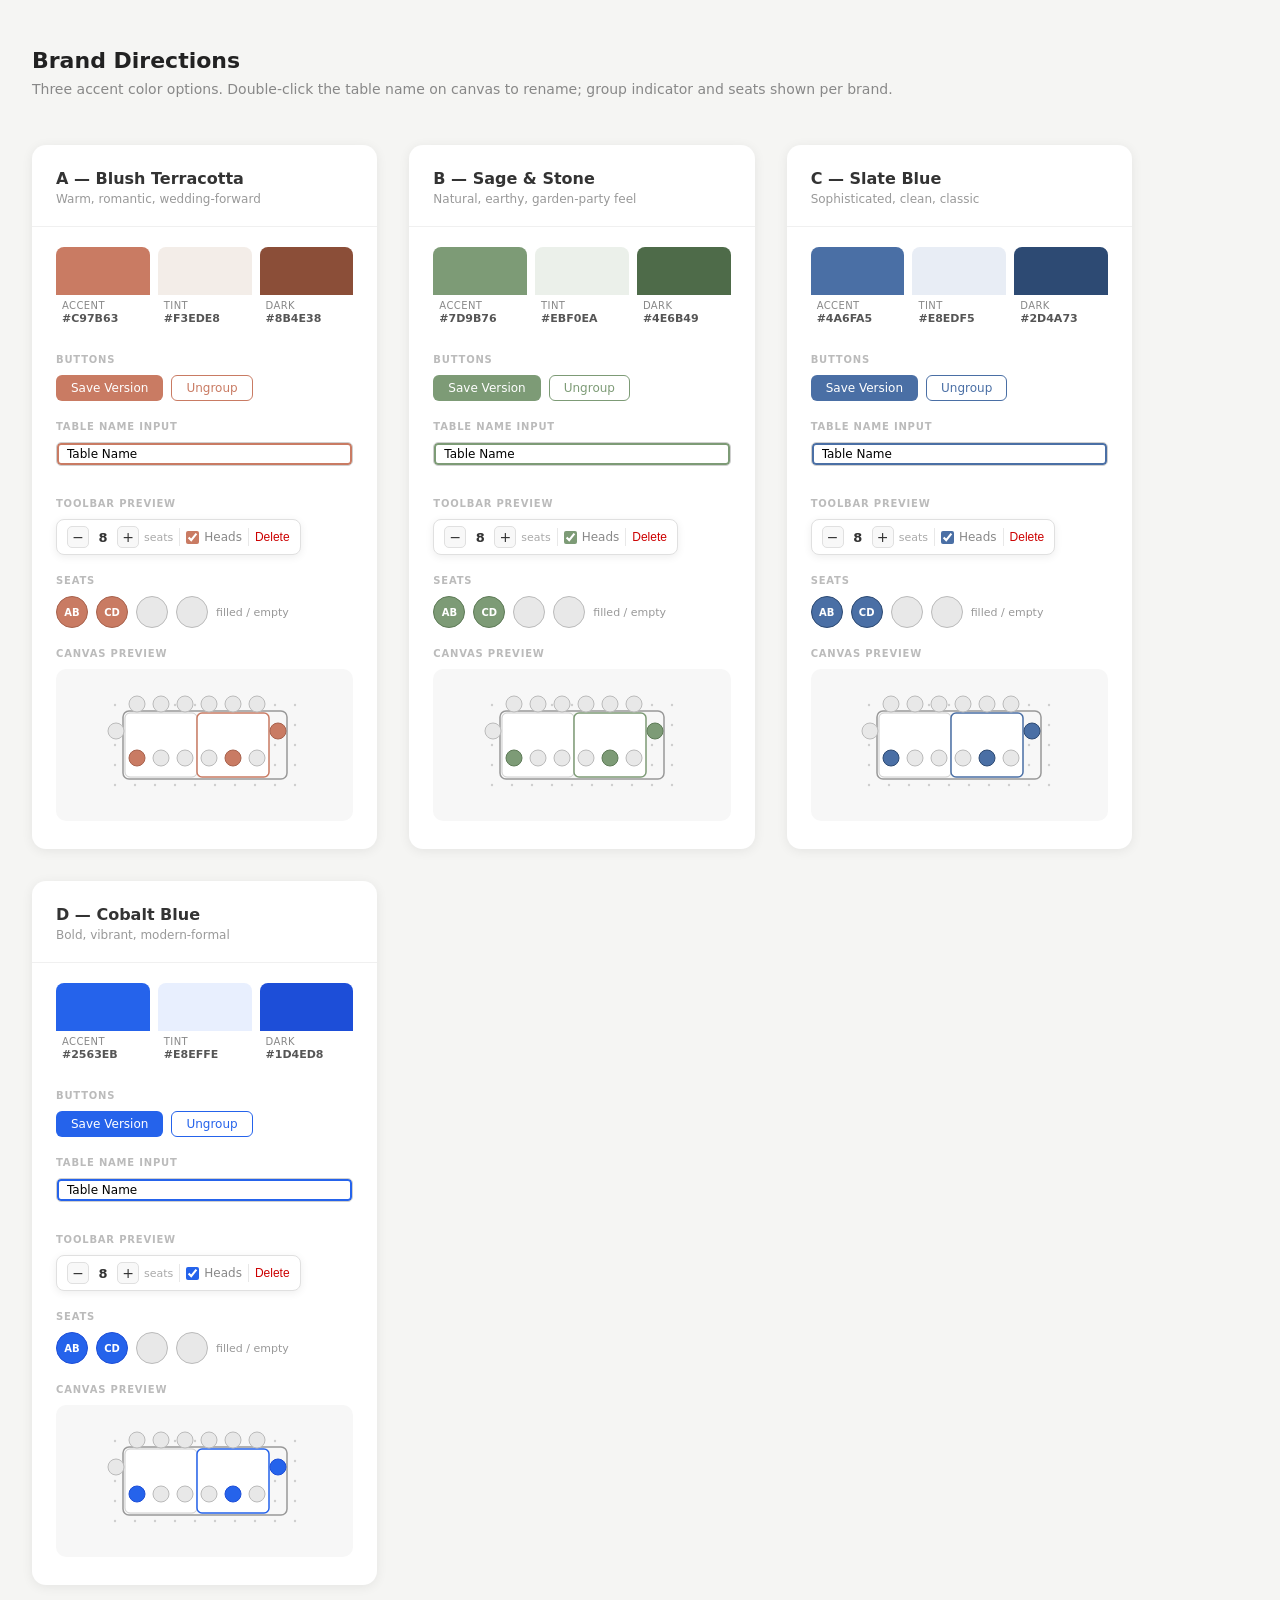
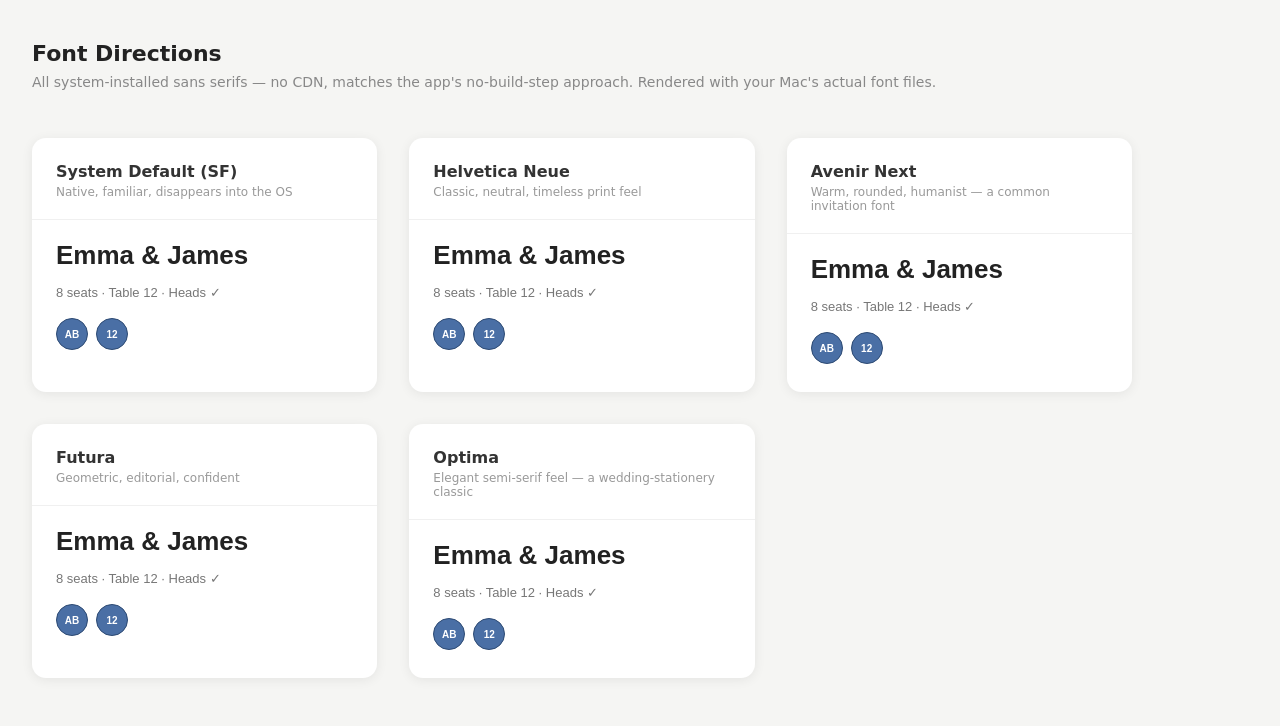
<file: brands.html>
<!DOCTYPE html>
<html lang="en">
<head>
<meta charset="UTF-8">
<meta name="viewport" content="width=device-width, initial-scale=1.0">
<title>Brand Options — Seating Chart</title>
<style>
  *, *::before, *::after { box-sizing: border-box; margin: 0; padding: 0; }
  :root { --font: 'Inter', system-ui, -apple-system, sans-serif; }
  body {
    font-family: var(--font);
    background: #f5f5f3;
    color: #333;
    padding: 48px 32px;
    min-height: 100vh;
  }
  h1 {
    font-size: 22px;
    font-weight: 600;
    margin-bottom: 8px;
    color: #222;
  }
  .subtitle {
    font-size: 14px;
    color: #888;
    margin-bottom: 48px;
  }
  .brands {
    display: grid;
    grid-template-columns: repeat(3, 1fr);
    gap: 32px;
    max-width: 1100px;
  }
  .brand-card {
    background: #fff;
    border-radius: 14px;
    overflow: hidden;
    box-shadow: 0 2px 12px rgba(0,0,0,0.07);
  }
  .brand-header {
    padding: 24px 24px 20px;
    border-bottom: 1px solid #f0f0f0;
  }
  .brand-name {
    font-size: 16px;
    font-weight: 700;
    margin-bottom: 4px;
  }
  .brand-desc {
    font-size: 12px;
    color: #999;
  }
  .brand-body { padding: 20px 24px 28px; }

  /* Color swatches */
  .swatches {
    display: flex;
    gap: 8px;
    margin-bottom: 24px;
  }
  .swatch {
    flex: 1;
    border-radius: 8px;
    overflow: hidden;
  }
  .swatch-color {
    height: 48px;
  }
  .swatch-label {
    font-size: 10px;
    color: #888;
    padding: 5px 6px 0;
    text-transform: uppercase;
    letter-spacing: 0.04em;
  }
  .swatch-hex {
    font-size: 11px;
    color: #555;
    font-weight: 600;
    padding: 1px 6px 5px;
  }

  /* Section label */
  .section-label {
    font-size: 10px;
    font-weight: 600;
    text-transform: uppercase;
    letter-spacing: 0.08em;
    color: #bbb;
    margin: 20px 0 10px;
  }

  /* Mini toolbar preview */
  .toolbar-preview {
    display: flex;
    align-items: center;
    gap: 6px;
    background: #fff;
    border: 1px solid #e0e0e0;
    border-radius: 8px;
    padding: 6px 10px;
    box-shadow: 0 2px 8px rgba(0,0,0,0.07);
    width: fit-content;
    margin-bottom: 16px;
  }
  .tb-seats {
    display: flex;
    align-items: center;
    gap: 5px;
    font-size: 12px;
  }
  .tb-btn {
    width: 22px; height: 22px;
    border-radius: 5px;
    border: 1px solid #e0e0e0;
    background: #f8f8f8;
    font-size: 14px;
    font-weight: 300;
    display: flex; align-items: center; justify-content: center;
    cursor: default;
  }
  .tb-val { font-weight: 700; font-size: 13px; min-width: 18px; text-align: center; }
  .tb-label { color: #aaa; font-size: 11px; }
  .tb-sep { width: 1px; height: 18px; background: #e8e8e8; }
  .tb-heads {
    display: flex; align-items: center; gap: 5px;
    font-size: 12px; color: #888;
  }
  .tb-delete { font-size: 12px; color: #c00; cursor: default; background: transparent; border: none; }

  /* Seat circles preview */
  .seats-preview {
    display: flex;
    gap: 8px;
    align-items: center;
    margin-bottom: 16px;
  }
  .seat-circle {
    width: 32px;
    height: 32px;
    border-radius: 50%;
    border: 1.5px solid;
    display: flex;
    align-items: center;
    justify-content: center;
    font-size: 10px;
    font-weight: 700;
    color: #fff;
  }
  .seat-empty {
    background: #e8e8e8;
    border-color: #bbb;
  }
  .seat-label { font-size: 11px; color: #999; }

  /* Canvas mini preview */
  .canvas-preview {
    background: #f7f7f7;
    border-radius: 10px;
    display: flex;
    align-items: center;
    justify-content: center;
    padding: 16px;
    position: relative;
    overflow: hidden;
  }
  canvas.mini { display: block; }

  /* Checkbox */
  .cb-wrap {
    display: flex; align-items: center; gap: 6px; font-size: 12px; color: #888;
    margin-bottom: 4px;
  }
  input[type=checkbox] { accent-color: var(--accent); width: 13px; height: 13px; }

  /* Badge */
  .badge {
    display: inline-block;
    padding: 2px 8px;
    border-radius: 20px;
    font-size: 11px;
    font-weight: 600;
    color: #fff;
  }

  /* Button samples */
  .btn-row { display: flex; gap: 8px; flex-wrap: wrap; margin-bottom: 4px; }
  .btn-sample {
    padding: 5px 14px;
    border-radius: 6px;
    font-size: 12px;
    font-family: var(--font);
    cursor: default;
    border: 1px solid;
  }
  .btn-primary { color: #fff; border-color: transparent; }
  .btn-ghost   { background: transparent; }

  /* Nav bar sample */
  .nav-sample {
    height: 36px;
    display: flex;
    align-items: center;
    padding: 0 12px;
    border-radius: 8px 8px 0 0;
    border-bottom: 2px solid;
    margin-bottom: 0;
    font-size: 13px;
    font-weight: 600;
  }

  /* Font comparison cards */
  .font-card .brand-body { font-family: var(--font-sample); }
  .font-heading {
    font-size: 26px;
    font-weight: 600;
    margin-bottom: 14px;
    color: #222;
  }
  .font-ui {
    font-size: 13px;
    color: #777;
    margin-bottom: 18px;
  }
  .font-seats { display: flex; gap: 8px; }
  .font-card .seat-circle { font-family: var(--font-sample); }

  /* Focus ring sample */
  .focus-sample {
    border: 1px solid #d0d0d0;
    border-radius: 5px;
    padding: 4px 10px;
    font-size: 12px;
    font-family: var(--font);
    outline: none;
    width: 100%;
    background: #fff;
    margin-bottom: 12px;
  }
</style>
</head>
<body>

<h1>Brand Directions</h1>
<p class="subtitle">Three accent color options. Double-click the table name on canvas to rename; group indicator and seats shown per brand.</p>

<div class="brands">

  <!-- ── Brand A: Blush Terracotta ── -->
  <div class="brand-card" style="--accent: #C97B63;">
    <div class="brand-header">
      <div class="brand-name">A — Blush Terracotta</div>
      <div class="brand-desc">Warm, romantic, wedding-forward</div>
    </div>
    <div class="brand-body">
      <div class="swatches">
        <div class="swatch">
          <div class="swatch-color" style="background:#C97B63;"></div>
          <div class="swatch-label">Accent</div>
          <div class="swatch-hex">#C97B63</div>
        </div>
        <div class="swatch">
          <div class="swatch-color" style="background:#F3EDE8;"></div>
          <div class="swatch-label">Tint</div>
          <div class="swatch-hex">#F3EDE8</div>
        </div>
        <div class="swatch">
          <div class="swatch-color" style="background:#8B4E38;"></div>
          <div class="swatch-label">Dark</div>
          <div class="swatch-hex">#8B4E38</div>
        </div>
      </div>

      <div class="section-label">Buttons</div>
      <div class="btn-row">
        <button class="btn-sample btn-primary" style="background:#C97B63;">Save Version</button>
        <button class="btn-sample btn-ghost" style="color:#C97B63; border-color:#C97B63;">Ungroup</button>
      </div>

      <div class="section-label">Table Name Input</div>
      <input class="focus-sample" value="Table Name" style="box-shadow: inset 0 0 0 2px #C97B63;" readonly />

      <div class="section-label">Toolbar Preview</div>
      <div class="toolbar-preview">
        <div class="tb-seats">
          <div class="tb-btn">−</div>
          <div class="tb-val">8</div>
          <div class="tb-btn">+</div>
          <div class="tb-label">seats</div>
        </div>
        <div class="tb-sep"></div>
        <div class="tb-heads">
          <input type="checkbox" style="accent-color:#C97B63;" checked readonly /> Heads
        </div>
        <div class="tb-sep"></div>
        <button class="tb-delete">Delete</button>
      </div>

      <div class="section-label">Seats</div>
      <div class="seats-preview">
        <div class="seat-circle" style="background:#C97B63; border-color:#A8624D;">AB</div>
        <div class="seat-circle" style="background:#C97B63; border-color:#A8624D;">CD</div>
        <div class="seat-circle seat-empty"></div>
        <div class="seat-circle seat-empty"></div>
        <div class="seat-label">filled / empty</div>
      </div>

      <div class="section-label">Canvas Preview</div>
      <div class="canvas-preview">
        <canvas class="mini" id="canvasA" width="220" height="120"></canvas>
      </div>
    </div>
  </div>

  <!-- ── Brand B: Sage & Stone ── -->
  <div class="brand-card" style="--accent: #7D9B76;">
    <div class="brand-header">
      <div class="brand-name">B — Sage &amp; Stone</div>
      <div class="brand-desc">Natural, earthy, garden-party feel</div>
    </div>
    <div class="brand-body">
      <div class="swatches">
        <div class="swatch">
          <div class="swatch-color" style="background:#7D9B76;"></div>
          <div class="swatch-label">Accent</div>
          <div class="swatch-hex">#7D9B76</div>
        </div>
        <div class="swatch">
          <div class="swatch-color" style="background:#EBF0EA;"></div>
          <div class="swatch-label">Tint</div>
          <div class="swatch-hex">#EBF0EA</div>
        </div>
        <div class="swatch">
          <div class="swatch-color" style="background:#4E6B49;"></div>
          <div class="swatch-label">Dark</div>
          <div class="swatch-hex">#4E6B49</div>
        </div>
      </div>

      <div class="section-label">Buttons</div>
      <div class="btn-row">
        <button class="btn-sample btn-primary" style="background:#7D9B76;">Save Version</button>
        <button class="btn-sample btn-ghost" style="color:#7D9B76; border-color:#7D9B76;">Ungroup</button>
      </div>

      <div class="section-label">Table Name Input</div>
      <input class="focus-sample" value="Table Name" style="box-shadow: inset 0 0 0 2px #7D9B76;" readonly />

      <div class="section-label">Toolbar Preview</div>
      <div class="toolbar-preview">
        <div class="tb-seats">
          <div class="tb-btn">−</div>
          <div class="tb-val">8</div>
          <div class="tb-btn">+</div>
          <div class="tb-label">seats</div>
        </div>
        <div class="tb-sep"></div>
        <div class="tb-heads">
          <input type="checkbox" style="accent-color:#7D9B76;" checked readonly /> Heads
        </div>
        <div class="tb-sep"></div>
        <button class="tb-delete">Delete</button>
      </div>

      <div class="section-label">Seats</div>
      <div class="seats-preview">
        <div class="seat-circle" style="background:#7D9B76; border-color:#5E7B57;">AB</div>
        <div class="seat-circle" style="background:#7D9B76; border-color:#5E7B57;">CD</div>
        <div class="seat-circle seat-empty"></div>
        <div class="seat-circle seat-empty"></div>
        <div class="seat-label">filled / empty</div>
      </div>

      <div class="section-label">Canvas Preview</div>
      <div class="canvas-preview">
        <canvas class="mini" id="canvasB" width="220" height="120"></canvas>
      </div>
    </div>
  </div>

  <!-- ── Brand C: Slate Blue ── -->
  <div class="brand-card" style="--accent: #4A6FA5;">
    <div class="brand-header">
      <div class="brand-name">C — Slate Blue</div>
      <div class="brand-desc">Sophisticated, clean, classic</div>
    </div>
    <div class="brand-body">
      <div class="swatches">
        <div class="swatch">
          <div class="swatch-color" style="background:#4A6FA5;"></div>
          <div class="swatch-label">Accent</div>
          <div class="swatch-hex">#4A6FA5</div>
        </div>
        <div class="swatch">
          <div class="swatch-color" style="background:#E8EDF5;"></div>
          <div class="swatch-label">Tint</div>
          <div class="swatch-hex">#E8EDF5</div>
        </div>
        <div class="swatch">
          <div class="swatch-color" style="background:#2D4A73;"></div>
          <div class="swatch-label">Dark</div>
          <div class="swatch-hex">#2D4A73</div>
        </div>
      </div>

      <div class="section-label">Buttons</div>
      <div class="btn-row">
        <button class="btn-sample btn-primary" style="background:#4A6FA5;">Save Version</button>
        <button class="btn-sample btn-ghost" style="color:#4A6FA5; border-color:#4A6FA5;">Ungroup</button>
      </div>

      <div class="section-label">Table Name Input</div>
      <input class="focus-sample" value="Table Name" style="box-shadow: inset 0 0 0 2px #4A6FA5;" readonly />

      <div class="section-label">Toolbar Preview</div>
      <div class="toolbar-preview">
        <div class="tb-seats">
          <div class="tb-btn">−</div>
          <div class="tb-val">8</div>
          <div class="tb-btn">+</div>
          <div class="tb-label">seats</div>
        </div>
        <div class="tb-sep"></div>
        <div class="tb-heads">
          <input type="checkbox" style="accent-color:#4A6FA5;" checked readonly /> Heads
        </div>
        <div class="tb-sep"></div>
        <button class="tb-delete">Delete</button>
      </div>

      <div class="section-label">Seats</div>
      <div class="seats-preview">
        <div class="seat-circle" style="background:#4A6FA5; border-color:#2D4A73;">AB</div>
        <div class="seat-circle" style="background:#4A6FA5; border-color:#2D4A73;">CD</div>
        <div class="seat-circle seat-empty"></div>
        <div class="seat-circle seat-empty"></div>
        <div class="seat-label">filled / empty</div>
      </div>

      <div class="section-label">Canvas Preview</div>
      <div class="canvas-preview">
        <canvas class="mini" id="canvasC" width="220" height="120"></canvas>
      </div>
    </div>
  </div>

  <!-- ── Brand D: Cobalt Blue ── -->
  <div class="brand-card" style="--accent: #2563EB;">
    <div class="brand-header">
      <div class="brand-name">D — Cobalt Blue</div>
      <div class="brand-desc">Bold, vibrant, modern-formal</div>
    </div>
    <div class="brand-body">
      <div class="swatches">
        <div class="swatch">
          <div class="swatch-color" style="background:#2563EB;"></div>
          <div class="swatch-label">Accent</div>
          <div class="swatch-hex">#2563EB</div>
        </div>
        <div class="swatch">
          <div class="swatch-color" style="background:#E8EFFE;"></div>
          <div class="swatch-label">Tint</div>
          <div class="swatch-hex">#E8EFFE</div>
        </div>
        <div class="swatch">
          <div class="swatch-color" style="background:#1D4ED8;"></div>
          <div class="swatch-label">Dark</div>
          <div class="swatch-hex">#1D4ED8</div>
        </div>
      </div>

      <div class="section-label">Buttons</div>
      <div class="btn-row">
        <button class="btn-sample btn-primary" style="background:#2563EB;">Save Version</button>
        <button class="btn-sample btn-ghost" style="color:#2563EB; border-color:#2563EB;">Ungroup</button>
      </div>

      <div class="section-label">Table Name Input</div>
      <input class="focus-sample" value="Table Name" style="box-shadow: inset 0 0 0 2px #2563EB;" readonly />

      <div class="section-label">Toolbar Preview</div>
      <div class="toolbar-preview">
        <div class="tb-seats">
          <div class="tb-btn">−</div>
          <div class="tb-val">8</div>
          <div class="tb-btn">+</div>
          <div class="tb-label">seats</div>
        </div>
        <div class="tb-sep"></div>
        <div class="tb-heads">
          <input type="checkbox" style="accent-color:#2563EB;" checked readonly /> Heads
        </div>
        <div class="tb-sep"></div>
        <button class="tb-delete">Delete</button>
      </div>

      <div class="section-label">Seats</div>
      <div class="seats-preview">
        <div class="seat-circle" style="background:#2563EB; border-color:#1D4ED8;">AB</div>
        <div class="seat-circle" style="background:#2563EB; border-color:#1D4ED8;">CD</div>
        <div class="seat-circle seat-empty"></div>
        <div class="seat-circle seat-empty"></div>
        <div class="seat-label">filled / empty</div>
      </div>

      <div class="section-label">Canvas Preview</div>
      <div class="canvas-preview">
        <canvas class="mini" id="canvasD" width="220" height="120"></canvas>
      </div>
    </div>
  </div>

</div>

<h1 style="margin-top:56px;">Font Directions</h1>
<p class="subtitle">All system-installed sans serifs — no CDN, matches the app's no-build-step approach. Rendered with your Mac's actual font files.</p>

<div class="brands fonts">

  <div class="brand-card font-card" style="--font-sample: -apple-system, BlinkMacSystemFont, 'Segoe UI', Roboto, sans-serif;">
    <div class="brand-header">
      <div class="brand-name">System Default (SF)</div>
      <div class="brand-desc">Native, familiar, disappears into the OS</div>
    </div>
    <div class="brand-body">
      <div class="font-heading">Emma &amp; James</div>
      <div class="font-ui">8 seats · Table 12 · Heads ✓</div>
      <div class="font-seats">
        <div class="seat-circle" style="background:#4A6FA5; border-color:#2D4A73;">AB</div>
        <div class="seat-circle" style="background:#4A6FA5; border-color:#2D4A73;">12</div>
      </div>
    </div>
  </div>

  <div class="brand-card font-card" style="--font-sample: 'Helvetica Neue', Helvetica, Arial, sans-serif;">
    <div class="brand-header">
      <div class="brand-name">Helvetica Neue</div>
      <div class="brand-desc">Classic, neutral, timeless print feel</div>
    </div>
    <div class="brand-body">
      <div class="font-heading">Emma &amp; James</div>
      <div class="font-ui">8 seats · Table 12 · Heads ✓</div>
      <div class="font-seats">
        <div class="seat-circle" style="background:#4A6FA5; border-color:#2D4A73;">AB</div>
        <div class="seat-circle" style="background:#4A6FA5; border-color:#2D4A73;">12</div>
      </div>
    </div>
  </div>

  <div class="brand-card font-card" style="--font-sample: 'Avenir Next', Avenir, 'Century Gothic', sans-serif;">
    <div class="brand-header">
      <div class="brand-name">Avenir Next</div>
      <div class="brand-desc">Warm, rounded, humanist — a common invitation font</div>
    </div>
    <div class="brand-body">
      <div class="font-heading">Emma &amp; James</div>
      <div class="font-ui">8 seats · Table 12 · Heads ✓</div>
      <div class="font-seats">
        <div class="seat-circle" style="background:#4A6FA5; border-color:#2D4A73;">AB</div>
        <div class="seat-circle" style="background:#4A6FA5; border-color:#2D4A73;">12</div>
      </div>
    </div>
  </div>

  <div class="brand-card font-card" style="--font-sample: Futura, 'Century Gothic', 'Trebuchet MS', sans-serif;">
    <div class="brand-header">
      <div class="brand-name">Futura</div>
      <div class="brand-desc">Geometric, editorial, confident</div>
    </div>
    <div class="brand-body">
      <div class="font-heading">Emma &amp; James</div>
      <div class="font-ui">8 seats · Table 12 · Heads ✓</div>
      <div class="font-seats">
        <div class="seat-circle" style="background:#4A6FA5; border-color:#2D4A73;">AB</div>
        <div class="seat-circle" style="background:#4A6FA5; border-color:#2D4A73;">12</div>
      </div>
    </div>
  </div>

  <div class="brand-card font-card" style="--font-sample: Optima, Candara, Calibri, sans-serif;">
    <div class="brand-header">
      <div class="brand-name">Optima</div>
      <div class="brand-desc">Elegant semi-serif feel — a wedding-stationery classic</div>
    </div>
    <div class="brand-body">
      <div class="font-heading">Emma &amp; James</div>
      <div class="font-ui">8 seats · Table 12 · Heads ✓</div>
      <div class="font-seats">
        <div class="seat-circle" style="background:#4A6FA5; border-color:#2D4A73;">AB</div>
        <div class="seat-circle" style="background:#4A6FA5; border-color:#2D4A73;">12</div>
      </div>
    </div>
  </div>

</div>

<script>
const GROUP_LINE_COLOR = '#999999'; // kept off the accent — grouping is structural, not interactive

const BRANDS = [
  { id: 'A', accent: '#C97B63', accentDark: '#A8624D' },
  { id: 'B', accent: '#7D9B76', accentDark: '#5E7B57' },
  { id: 'C', accent: '#4A6FA5', accentDark: '#2D4A73' },
  { id: 'D', accent: '#2563EB', accentDark: '#1D4ED8' },
];

function drawMini(canvasEl, brand) {
  const ctx = canvasEl.getContext('2d');
  const W = canvasEl.width, H = canvasEl.height;

  ctx.fillStyle = '#f7f7f7';
  ctx.fillRect(0, 0, W, H);

  // Dot grid
  ctx.fillStyle = '#cecece';
  for (let x = 20; x < W; x += 20)
    for (let y = 20; y < H; y += 20) {
      ctx.beginPath(); ctx.arc(x, y, 1.2, 0, Math.PI * 2); ctx.fill();
    }

  // Group highlight
  const gx = 30, gy = 28, gw = 160, gh = 64;
  ctx.save();
  ctx.beginPath();
  ctx.roundRect(gx - 2, gy - 2, gw + 4, gh + 4, 6);
  ctx.strokeStyle = GROUP_LINE_COLOR;
  ctx.lineWidth = 1.5;
  ctx.stroke();
  ctx.restore();

  // Left table
  drawRect(ctx, 30, 28, 72, 64, false, brand);
  // Right table
  drawRect(ctx, 102, 28, 72, 64, true, brand);

  // Seats for left table
  for (let i = 0; i < 3; i++) {
    const sx = 30 + 12 + i * 24;
    drawSeat(ctx, sx, 19, false, brand);
    drawSeat(ctx, sx, 73, i === 0, brand);
  }
  // Seats for right table
  for (let i = 0; i < 3; i++) {
    const sx = 102 + 12 + i * 24;
    drawSeat(ctx, sx, 19, false, brand);
    drawSeat(ctx, sx, 73, i === 1, brand);
  }
  // Head seats
  drawSeat(ctx, 21, 46, false, brand);  // left head
  drawSeat(ctx, 183, 46, true, brand);  // right head
}

function drawRect(ctx, x, y, w, h, selected, brand) {
  ctx.beginPath();
  ctx.roundRect(x, y, w, h, 5);
  ctx.fillStyle = '#fff';
  ctx.fill();
  ctx.strokeStyle = selected ? brand.accent : '#ccc';
  ctx.lineWidth = selected ? 1.5 : 1;
  ctx.stroke();
}

function drawSeat(ctx, cx, cy, filled, brand) {
  ctx.beginPath();
  ctx.arc(cx, cy, 8, 0, Math.PI * 2);
  ctx.fillStyle = filled ? brand.accent : '#e8e8e8';
  ctx.fill();
  ctx.strokeStyle = filled ? brand.accentDark : '#bbb';
  ctx.lineWidth = 1;
  ctx.stroke();
}

BRANDS.forEach(b => {
  const canvas = document.getElementById('canvas' + b.id);
  if (canvas) drawMini(canvas, b);
});
</script>
</body>
</html>
</file>
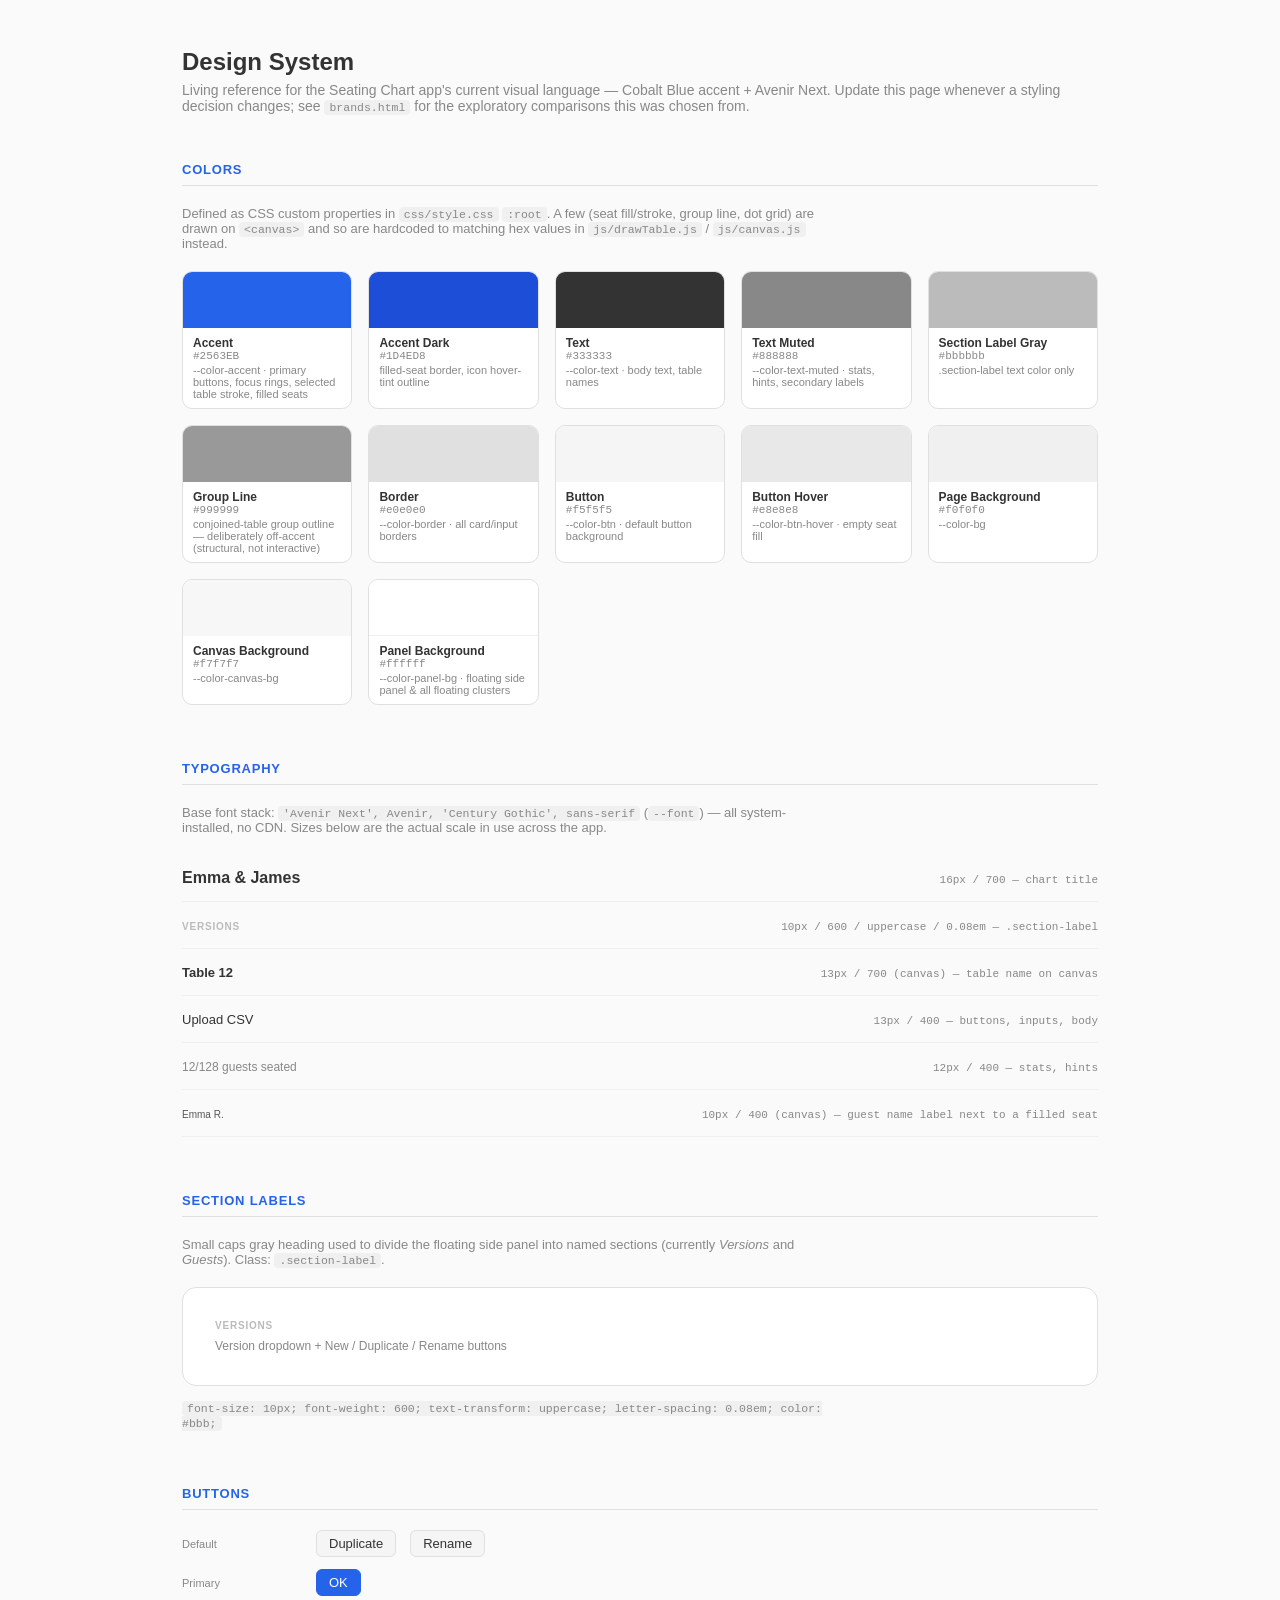
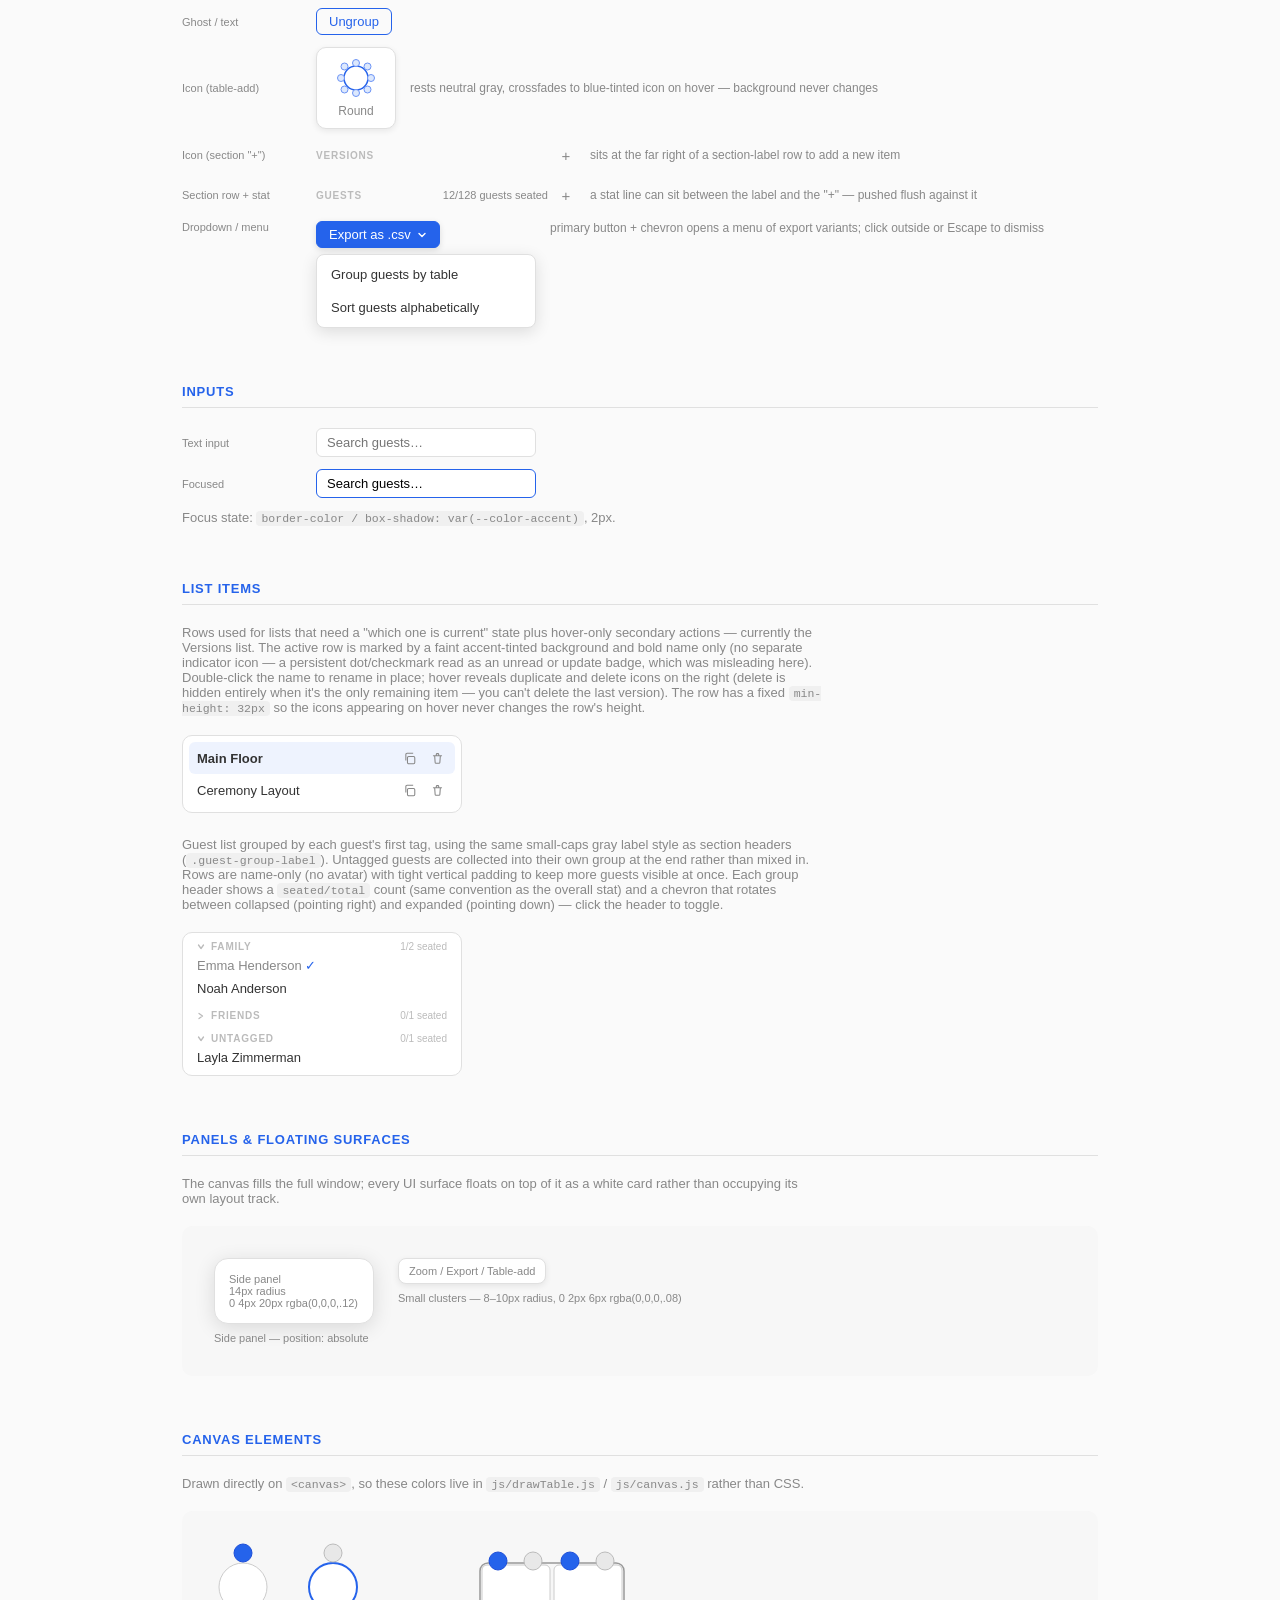
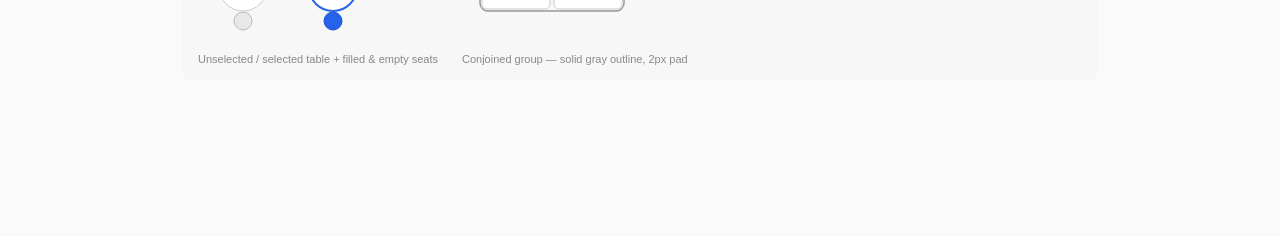
<file: design-system.html>
<!DOCTYPE html>
<html lang="en">
<head>
<meta charset="UTF-8">
<meta name="viewport" content="width=device-width, initial-scale=1.0">
<title>Design System — Seating Chart</title>
<style>
  *, *::before, *::after { box-sizing: border-box; margin: 0; padding: 0; }

  :root {
    --panel-width: 280px;
    --color-bg: #f0f0f0;
    --color-canvas-bg: #f7f7f7;
    --color-panel-bg: #ffffff;
    --color-border: #e0e0e0;
    --color-accent: #2563EB;
    --color-accent-dark: #1D4ED8;
    --color-text: #333;
    --color-text-muted: #888;
    --color-btn: #f5f5f5;
    --color-btn-hover: #e8e8e8;
    --radius: 6px;
    --font: 'Avenir Next', Avenir, 'Century Gothic', sans-serif;
  }

  body {
    font-family: var(--font);
    background: #fafafa;
    color: var(--color-text);
    padding: 48px 32px 96px;
    max-width: 980px;
    margin: 0 auto;
  }

  h1 {
    font-size: 24px;
    font-weight: 700;
    margin-bottom: 6px;
  }
  .subtitle {
    font-size: 14px;
    color: var(--color-text-muted);
    margin-bottom: 48px;
  }

  h2.doc-heading {
    font-size: 13px;
    font-weight: 700;
    text-transform: uppercase;
    letter-spacing: 0.06em;
    color: var(--color-accent);
    border-bottom: 1px solid var(--color-border);
    padding-bottom: 8px;
    margin-bottom: 20px;
  }

  section.doc-section {
    margin-bottom: 56px;
  }

  .doc-desc {
    font-size: 13px;
    color: var(--color-text-muted);
    margin-bottom: 20px;
    max-width: 640px;
  }

  code {
    font-family: 'SF Mono', Menlo, Consolas, monospace;
    font-size: 11.5px;
    background: #f0f0f0;
    padding: 1px 5px;
    border-radius: 4px;
  }

  /* ── Colors ── */
  .color-grid {
    display: grid;
    grid-template-columns: repeat(auto-fill, minmax(140px, 1fr));
    gap: 16px;
  }
  .color-card {
    border: 1px solid var(--color-border);
    border-radius: 10px;
    overflow: hidden;
    background: #fff;
  }
  .color-swatch { height: 56px; }
  .color-meta { padding: 8px 10px; }
  .color-name { font-size: 12px; font-weight: 600; }
  .color-hex  { font-size: 11px; color: var(--color-text-muted); font-family: 'SF Mono', Menlo, monospace; }
  .color-usage { font-size: 11px; color: var(--color-text-muted); margin-top: 2px; }

  /* ── Typography ── */
  .type-row {
    display: flex;
    align-items: baseline;
    gap: 20px;
    padding: 14px 0;
    border-bottom: 1px solid #f0f0f0;
  }
  .type-sample { flex: 1; }
  .type-meta { font-size: 11px; color: var(--color-text-muted); font-family: 'SF Mono', Menlo, monospace; white-space: nowrap; }

  .chart-title-sample  { font-size: 16px; font-weight: 700; }
  .section-label-sample {
    font-size: 10px;
    font-weight: 600;
    text-transform: uppercase;
    letter-spacing: 0.08em;
    color: #bbb;
  }
  .body-sample { font-size: 13px; }
  .muted-sample { font-size: 12px; color: var(--color-text-muted); }
  .table-name-sample { font-size: 13px; font-weight: 700; }
  .guest-label-sample { font-size: 10px; color: #555; }

  /* ── Buttons ── */
  .demo-row { display: flex; align-items: center; gap: 14px; flex-wrap: wrap; margin-bottom: 12px; }
  .demo-label { font-size: 11px; color: var(--color-text-muted); width: 120px; flex-shrink: 0; }

  button {
    font-family: var(--font);
    font-size: 13px;
    padding: 5px 12px;
    border: 1px solid var(--color-border);
    border-radius: var(--radius);
    background: var(--color-btn);
    color: var(--color-text);
    cursor: default;
  }
  button.primary {
    background: var(--color-accent);
    border-color: var(--color-accent);
    color: #fff;
  }
  button.ghost {
    background: transparent;
    color: var(--color-accent);
    border-color: var(--color-accent);
  }

  .icon-btn-demo {
    display: flex;
    flex-direction: column;
    align-items: center;
    gap: 6px;
    background: #fff;
    border: 1px solid var(--color-border);
    border-radius: 10px;
    padding: 10px 0;
    width: 80px;
    font-size: 12px;
    color: var(--color-text-muted);
    box-shadow: 0 2px 6px rgba(0,0,0,0.08);
  }
  .icon-btn-demo img { width: 40px; height: 40px; }

  .section-label-row-demo {
    display: flex;
    align-items: center;
    gap: 8px;
    width: 260px;
    padding: 4px 0;
  }
  .section-label-row-demo .section-label-sample {
    margin-right: auto;
  }
  .guest-stat-text-demo {
    font-size: 11px;
    color: var(--color-text-muted);
    white-space: nowrap;
  }
  .icon-btn {
    width: 20px;
    height: 20px;
    padding: 0;
    display: flex;
    align-items: center;
    justify-content: center;
    border: none;
    background: transparent;
    color: var(--color-text-muted);
    font-size: 15px;
    line-height: 1;
    border-radius: 5px;
  }
  .icon-btn:hover { background: var(--color-btn-hover); color: var(--color-accent); }

  .dropdown-btn-demo {
    display: flex;
    align-items: center;
    gap: 6px;
    box-shadow: 0 2px 6px rgba(0,0,0,0.12);
  }
  .dropdown-menu-demo {
    position: relative;
    display: inline-flex;
    flex-direction: column;
    gap: 2px;
    min-width: 220px;
    background: #fff;
    border: 1px solid var(--color-border);
    border-radius: 8px;
    box-shadow: 0 4px 16px rgba(0,0,0,0.12);
    padding: 4px;
    margin-top: 6px;
  }
  .dropdown-menu-demo button {
    text-align: left;
    background: transparent;
    border: none;
    font-size: 13px;
    padding: 8px 10px;
  }

  /* ── Inputs ── */
  .input-demo {
    width: 220px;
    padding: 6px 10px;
    font-size: 13px;
    font-family: var(--font);
    border: 1px solid var(--color-border);
    border-radius: var(--radius);
    outline: none;
  }
  .input-demo.focused {
    border-color: var(--color-accent);
  }
  select.input-demo { cursor: default; background: var(--color-btn); }

  /* ── List items (Versions pattern) ── */
  .version-item {
    display: flex;
    align-items: center;
    gap: 8px;
    padding: 6px 8px;
    min-height: 32px;
    border-radius: var(--radius);
    font-size: 13px;
  }
  .version-item:not(.active):hover { background: #f5f5f5; }
  .version-item.active { background: rgba(37, 99, 235, 0.08); }

  .version-name {
    flex: 1;
    min-width: 0;
    overflow: hidden;
    text-overflow: ellipsis;
    white-space: nowrap;
    color: var(--color-text);
  }
  .version-item.active .version-name { font-weight: 600; }

  .version-duplicate-btn,
  .version-delete-btn {
    width: 20px;
    height: 20px;
    padding: 0;
    align-items: center;
    justify-content: center;
    border: none;
    background: transparent;
    color: var(--color-text-muted);
    border-radius: 5px;
    flex-shrink: 0;
  }
  .version-duplicate-btn:hover { background: var(--color-btn-hover); color: var(--color-accent); }
  .version-delete-btn:hover    { background: #fff0f0; color: #c00; }

  /* ── Grouped list (Guests pattern) ── */
  .guest-group-label {
    display: flex;
    align-items: center;
    gap: 6px;
    font-size: 10px;
    font-weight: 600;
    text-transform: uppercase;
    letter-spacing: 0.08em;
    color: #bbb;
    padding: 10px 8px 2px;
    cursor: pointer;
    user-select: none;
  }
  .guest-group-label:first-child { padding-top: 2px; }

  .group-chevron {
    flex-shrink: 0;
    transition: transform 0.15s;
    transform: rotate(90deg);
  }
  .guest-group-label.collapsed .group-chevron {
    transform: rotate(0deg);
  }

  .guest-group-name {
    flex: 1;
    min-width: 0;
    overflow: hidden;
    text-overflow: ellipsis;
    white-space: nowrap;
  }

  .guest-group-count {
    font-size: 10px;
    font-weight: 400;
    text-transform: none;
    letter-spacing: normal;
    color: #bbb;
    white-space: nowrap;
  }

  .guest-item-demo {
    display: flex;
    align-items: center;
    gap: 8px;
    padding: 4px 8px;
    border-radius: var(--radius);
    font-size: 13px;
  }
  .guest-item-demo:hover { background: #f5f5f5; }
  .guest-item-demo.seated { color: var(--color-text-muted); }
  .guest-item-demo.seated .guest-name-demo::after { content: ' \2713'; color: var(--color-accent); }

  /* ── Cards / floating surfaces ── */
  .surface-demo-wrap {
    background: var(--color-canvas-bg);
    border-radius: 10px;
    padding: 32px;
    display: flex;
    gap: 24px;
    flex-wrap: wrap;
    align-items: flex-start;
  }
  .surface-panel {
    width: 160px;
    background: #fff;
    border: 1px solid var(--color-border);
    border-radius: 14px;
    box-shadow: 0 4px 20px rgba(0,0,0,0.12);
    padding: 14px;
    font-size: 11px;
    color: var(--color-text-muted);
  }
  .surface-cluster {
    display: inline-flex;
    background: #fff;
    border: 1px solid var(--color-border);
    border-radius: 8px;
    box-shadow: 0 2px 6px rgba(0,0,0,0.08);
    padding: 6px 10px;
    font-size: 11px;
    color: var(--color-text-muted);
  }
  .surface-label { font-size: 11px; color: var(--color-text-muted); margin-top: 8px; }

  /* ── Canvas mini preview ── */
  .canvas-demo-wrap {
    background: var(--color-canvas-bg);
    border-radius: 10px;
    padding: 16px;
    display: flex;
    gap: 24px;
    flex-wrap: wrap;
  }
  canvas.mini { display: block; }
  .canvas-caption { font-size: 11px; color: var(--color-text-muted); text-align: center; margin-top: 6px; }
</style>
</head>
<body>

<h1>Design System</h1>
<p class="subtitle">Living reference for the Seating Chart app's current visual language — Cobalt Blue accent + Avenir Next. Update this page whenever a styling decision changes; see <code>brands.html</code> for the exploratory comparisons this was chosen from.</p>

<!-- ── Colors ── -->
<section class="doc-section">
  <h2 class="doc-heading">Colors</h2>
  <p class="doc-desc">Defined as CSS custom properties in <code>css/style.css</code> <code>:root</code>. A few (seat fill/stroke, group line, dot grid) are drawn on <code>&lt;canvas&gt;</code> and so are hardcoded to matching hex values in <code>js/drawTable.js</code> / <code>js/canvas.js</code> instead.</p>
  <div class="color-grid">
    <div class="color-card">
      <div class="color-swatch" style="background:#2563EB;"></div>
      <div class="color-meta">
        <div class="color-name">Accent</div>
        <div class="color-hex">#2563EB</div>
        <div class="color-usage">--color-accent · primary buttons, focus rings, selected table stroke, filled seats</div>
      </div>
    </div>
    <div class="color-card">
      <div class="color-swatch" style="background:#1D4ED8;"></div>
      <div class="color-meta">
        <div class="color-name">Accent Dark</div>
        <div class="color-hex">#1D4ED8</div>
        <div class="color-usage">filled-seat border, icon hover-tint outline</div>
      </div>
    </div>
    <div class="color-card">
      <div class="color-swatch" style="background:#333;"></div>
      <div class="color-meta">
        <div class="color-name">Text</div>
        <div class="color-hex">#333333</div>
        <div class="color-usage">--color-text · body text, table names</div>
      </div>
    </div>
    <div class="color-card">
      <div class="color-swatch" style="background:#888;"></div>
      <div class="color-meta">
        <div class="color-name">Text Muted</div>
        <div class="color-hex">#888888</div>
        <div class="color-usage">--color-text-muted · stats, hints, secondary labels</div>
      </div>
    </div>
    <div class="color-card">
      <div class="color-swatch" style="background:#bbb;"></div>
      <div class="color-meta">
        <div class="color-name">Section Label Gray</div>
        <div class="color-hex">#bbbbbb</div>
        <div class="color-usage">.section-label text color only</div>
      </div>
    </div>
    <div class="color-card">
      <div class="color-swatch" style="background:#999999;"></div>
      <div class="color-meta">
        <div class="color-name">Group Line</div>
        <div class="color-hex">#999999</div>
        <div class="color-usage">conjoined-table group outline — deliberately off-accent (structural, not interactive)</div>
      </div>
    </div>
    <div class="color-card">
      <div class="color-swatch" style="background:#e0e0e0;"></div>
      <div class="color-meta">
        <div class="color-name">Border</div>
        <div class="color-hex">#e0e0e0</div>
        <div class="color-usage">--color-border · all card/input borders</div>
      </div>
    </div>
    <div class="color-card">
      <div class="color-swatch" style="background:#f5f5f5;"></div>
      <div class="color-meta">
        <div class="color-name">Button</div>
        <div class="color-hex">#f5f5f5</div>
        <div class="color-usage">--color-btn · default button background</div>
      </div>
    </div>
    <div class="color-card">
      <div class="color-swatch" style="background:#e8e8e8;"></div>
      <div class="color-meta">
        <div class="color-name">Button Hover</div>
        <div class="color-hex">#e8e8e8</div>
        <div class="color-usage">--color-btn-hover · empty seat fill</div>
      </div>
    </div>
    <div class="color-card">
      <div class="color-swatch" style="background:#f0f0f0;"></div>
      <div class="color-meta">
        <div class="color-name">Page Background</div>
        <div class="color-hex">#f0f0f0</div>
        <div class="color-usage">--color-bg</div>
      </div>
    </div>
    <div class="color-card">
      <div class="color-swatch" style="background:#f7f7f7;"></div>
      <div class="color-meta">
        <div class="color-name">Canvas Background</div>
        <div class="color-hex">#f7f7f7</div>
        <div class="color-usage">--color-canvas-bg</div>
      </div>
    </div>
    <div class="color-card">
      <div class="color-swatch" style="background:#fff; border-bottom:1px solid #eee;"></div>
      <div class="color-meta">
        <div class="color-name">Panel Background</div>
        <div class="color-hex">#ffffff</div>
        <div class="color-usage">--color-panel-bg · floating side panel &amp; all floating clusters</div>
      </div>
    </div>
  </div>
</section>

<!-- ── Typography ── -->
<section class="doc-section">
  <h2 class="doc-heading">Typography</h2>
  <p class="doc-desc">Base font stack: <code>'Avenir Next', Avenir, 'Century Gothic', sans-serif</code> (<code>--font</code>) — all system-installed, no CDN. Sizes below are the actual scale in use across the app.</p>

  <div class="type-row">
    <div class="type-sample"><span class="chart-title-sample">Emma &amp; James</span></div>
    <div class="type-meta">16px / 700 — chart title</div>
  </div>
  <div class="type-row">
    <div class="type-sample"><span class="section-label-sample">Versions</span></div>
    <div class="type-meta">10px / 600 / uppercase / 0.08em — .section-label</div>
  </div>
  <div class="type-row">
    <div class="type-sample"><span class="table-name-sample">Table 12</span></div>
    <div class="type-meta">13px / 700 (canvas) — table name on canvas</div>
  </div>
  <div class="type-row">
    <div class="type-sample"><span class="body-sample">Upload CSV</span></div>
    <div class="type-meta">13px / 400 — buttons, inputs, body</div>
  </div>
  <div class="type-row">
    <div class="type-sample"><span class="muted-sample">12/128 guests seated</span></div>
    <div class="type-meta">12px / 400 — stats, hints</div>
  </div>
  <div class="type-row">
    <div class="type-sample"><span class="guest-label-sample">Emma R.</span></div>
    <div class="type-meta">10px / 400 (canvas) — guest name label next to a filled seat</div>
  </div>
</section>

<!-- ── Section Labels ── -->
<section class="doc-section">
  <h2 class="doc-heading">Section Labels</h2>
  <p class="doc-desc">Small caps gray heading used to divide the floating side panel into named sections (currently <em>Versions</em> and <em>Guests</em>). Class: <code>.section-label</code>.</p>
  <div class="surface-demo-wrap" style="background:#fff; border:1px solid var(--color-border); border-radius: 14px;">
    <div>
      <div class="section-label-sample" style="margin-bottom:8px;">Versions</div>
      <div class="muted-sample">Version dropdown + New / Duplicate / Rename buttons</div>
    </div>
  </div>
  <p class="doc-desc" style="margin-top:14px; margin-bottom:0;">
    <code>font-size: 10px; font-weight: 600; text-transform: uppercase; letter-spacing: 0.08em; color: #bbb;</code>
  </p>
</section>

<!-- ── Buttons ── -->
<section class="doc-section">
  <h2 class="doc-heading">Buttons</h2>

  <div class="demo-row">
    <span class="demo-label">Default</span>
    <button>Duplicate</button>
    <button>Rename</button>
  </div>
  <div class="demo-row">
    <span class="demo-label">Primary</span>
    <button class="primary">OK</button>
  </div>
  <div class="demo-row">
    <span class="demo-label">Ghost / text</span>
    <button class="ghost">Ungroup</button>
  </div>
  <div class="demo-row">
    <span class="demo-label">Icon (table-add)</span>
    <div class="icon-btn-demo">
      <img src="assets/table-circle-hover.svg" alt="" />
      <span>Round</span>
    </div>
    <span class="muted-sample">rests neutral gray, crossfades to blue-tinted icon on hover — background never changes</span>
  </div>
  <div class="demo-row">
    <span class="demo-label">Icon (section "+")</span>
    <div class="section-label-row-demo">
      <span class="section-label-sample">Versions</span>
      <button class="icon-btn" type="button">+</button>
    </div>
    <span class="muted-sample">sits at the far right of a section-label row to add a new item</span>
  </div>
  <div class="demo-row">
    <span class="demo-label">Section row + stat</span>
    <div class="section-label-row-demo">
      <span class="section-label-sample">Guests</span>
      <span class="guest-stat-text-demo">12/128 guests seated</span>
      <button class="icon-btn" type="button">+</button>
    </div>
    <span class="muted-sample">a stat line can sit between the label and the "+" — pushed flush against it</span>
  </div>
  <div class="demo-row" style="align-items: flex-start;">
    <span class="demo-label">Dropdown / menu</span>
    <div>
      <button class="primary dropdown-btn-demo" type="button">
        Export as .csv
        <svg width="10" height="10" viewBox="0 0 10 10" fill="none" aria-hidden="true">
          <path d="M2 3.5L5 6.5L8 3.5" stroke="currentColor" stroke-width="1.4" stroke-linecap="round" stroke-linejoin="round"/>
        </svg>
      </button>
      <div class="dropdown-menu-demo">
        <button>Group guests by table</button>
        <button>Sort guests alphabetically</button>
      </div>
    </div>
    <span class="muted-sample">primary button + chevron opens a menu of export variants; click outside or Escape to dismiss</span>
  </div>
</section>

<!-- ── Inputs ── -->
<section class="doc-section">
  <h2 class="doc-heading">Inputs</h2>
  <div class="demo-row">
    <span class="demo-label">Text input</span>
    <input class="input-demo" placeholder="Search guests…" />
  </div>
  <div class="demo-row">
    <span class="demo-label">Focused</span>
    <input class="input-demo focused" value="Search guests…" />
  </div>
  <p class="doc-desc" style="margin-top:6px; margin-bottom:0;">Focus state: <code>border-color / box-shadow: var(--color-accent)</code>, 2px.</p>
</section>

<!-- ── List items ── -->
<section class="doc-section">
  <h2 class="doc-heading">List Items</h2>
  <p class="doc-desc">Rows used for lists that need a "which one is current" state plus hover-only secondary actions — currently the Versions list. The active row is marked by a faint accent-tinted background and bold name only (no separate indicator icon — a persistent dot/checkmark read as an unread or update badge, which was misleading here). Double-click the name to rename in place; hover reveals duplicate and delete icons on the right (delete is hidden entirely when it's the only remaining item — you can't delete the last version). The row has a fixed <code>min-height: 32px</code> so the icons appearing on hover never changes the row's height.</p>
  <div style="max-width: 280px; border: 1px solid var(--color-border); border-radius: 10px; padding: 6px; background: #fff;">
    <div class="version-item active">
      <span class="version-name">Main Floor</span>
      <button class="version-duplicate-btn" style="display:flex;" type="button">
        <svg width="13" height="13" viewBox="0 0 16 16" fill="none">
          <rect x="5.5" y="5.5" width="9" height="9" rx="1.5" stroke="currentColor" stroke-width="1.3"/>
          <path d="M3.5 10.5V3a1.5 1.5 0 0 1 1.5-1.5h7.5" stroke="currentColor" stroke-width="1.3"/>
        </svg>
      </button>
      <button class="version-delete-btn" style="display:flex;" type="button">
        <svg width="13" height="13" viewBox="0 0 16 16" fill="none">
          <path d="M3 4.5h10M6.5 4.5V3a1 1 0 0 1 1-1h1a1 1 0 0 1 1 1v1.5M4.5 4.5l.6 8.4a1 1 0 0 0 1 .93h3.8a1 1 0 0 0 1-.93l.6-8.4" stroke="currentColor" stroke-width="1.3" stroke-linecap="round" stroke-linejoin="round"/>
        </svg>
      </button>
    </div>
    <div class="version-item">
      <span class="version-name">Ceremony Layout</span>
      <button class="version-duplicate-btn" style="display:flex;" type="button">
        <svg width="13" height="13" viewBox="0 0 16 16" fill="none">
          <rect x="5.5" y="5.5" width="9" height="9" rx="1.5" stroke="currentColor" stroke-width="1.3"/>
          <path d="M3.5 10.5V3a1.5 1.5 0 0 1 1.5-1.5h7.5" stroke="currentColor" stroke-width="1.3"/>
        </svg>
      </button>
      <button class="version-delete-btn" style="display:flex;" type="button">
        <svg width="13" height="13" viewBox="0 0 16 16" fill="none">
          <path d="M3 4.5h10M6.5 4.5V3a1 1 0 0 1 1-1h1a1 1 0 0 1 1 1v1.5M4.5 4.5l.6 8.4a1 1 0 0 0 1 .93h3.8a1 1 0 0 0 1-.93l.6-8.4" stroke="currentColor" stroke-width="1.3" stroke-linecap="round" stroke-linejoin="round"/>
        </svg>
      </button>
    </div>
  </div>

  <p class="doc-desc" style="margin-top:24px;">Guest list grouped by each guest's first tag, using the same small-caps gray label style as section headers (<code>.guest-group-label</code>). Untagged guests are collected into their own group at the end rather than mixed in. Rows are name-only (no avatar) with tight vertical padding to keep more guests visible at once. Each group header shows a <code>seated/total</code> count (same convention as the overall stat) and a chevron that rotates between collapsed (pointing right) and expanded (pointing down) — click the header to toggle.</p>
  <div style="max-width: 280px; border: 1px solid var(--color-border); border-radius: 10px; padding: 6px; background: #fff;">
    <div class="guest-group-label">
      <svg class="group-chevron" width="8" height="8" viewBox="0 0 8 8" fill="none">
        <path d="M2 1.5L5.5 4L2 6.5" stroke="currentColor" stroke-width="1.3" stroke-linecap="round" stroke-linejoin="round"/>
      </svg>
      <span class="guest-group-name">Family</span>
      <span class="guest-group-count">1/2 seated</span>
    </div>
    <div class="guest-item-demo seated">
      <span class="guest-name-demo">Emma Henderson</span>
    </div>
    <div class="guest-item-demo">
      <span class="guest-name-demo">Noah Anderson</span>
    </div>
    <div class="guest-group-label collapsed">
      <svg class="group-chevron" width="8" height="8" viewBox="0 0 8 8" fill="none">
        <path d="M2 1.5L5.5 4L2 6.5" stroke="currentColor" stroke-width="1.3" stroke-linecap="round" stroke-linejoin="round"/>
      </svg>
      <span class="guest-group-name">Friends</span>
      <span class="guest-group-count">0/1 seated</span>
    </div>
    <div class="guest-group-label">
      <svg class="group-chevron" width="8" height="8" viewBox="0 0 8 8" fill="none">
        <path d="M2 1.5L5.5 4L2 6.5" stroke="currentColor" stroke-width="1.3" stroke-linecap="round" stroke-linejoin="round"/>
      </svg>
      <span class="guest-group-name">Untagged</span>
      <span class="guest-group-count">0/1 seated</span>
    </div>
    <div class="guest-item-demo">
      <span class="guest-name-demo">Layla Zimmerman</span>
    </div>
  </div>
</section>

<!-- ── Floating surfaces ── -->
<section class="doc-section">
  <h2 class="doc-heading">Panels &amp; Floating Surfaces</h2>
  <p class="doc-desc">The canvas fills the full window; every UI surface floats on top of it as a white card rather than occupying its own layout track.</p>
  <div class="surface-demo-wrap">
    <div>
      <div class="surface-panel">Side panel<br>14px radius<br>0 4px 20px rgba(0,0,0,.12)</div>
      <div class="surface-label">Side panel — position: absolute</div>
    </div>
    <div>
      <div class="surface-cluster">Zoom / Export / Table-add</div>
      <div class="surface-label">Small clusters — 8–10px radius, 0 2px 6px rgba(0,0,0,.08)</div>
    </div>
  </div>
</section>

<!-- ── Canvas elements ── -->
<section class="doc-section">
  <h2 class="doc-heading">Canvas Elements</h2>
  <p class="doc-desc">Drawn directly on <code>&lt;canvas&gt;</code>, so these colors live in <code>js/drawTable.js</code> / <code>js/canvas.js</code> rather than CSS.</p>
  <div class="canvas-demo-wrap">
    <div>
      <canvas class="mini" id="canvasTable" width="180" height="120"></canvas>
      <div class="canvas-caption">Unselected / selected table + filled &amp; empty seats</div>
    </div>
    <div>
      <canvas class="mini" id="canvasGroup" width="180" height="120"></canvas>
      <div class="canvas-caption">Conjoined group — solid gray outline, 2px pad</div>
    </div>
  </div>
</section>

<script>
function drawSeat(ctx, cx, cy, filled) {
  ctx.beginPath();
  ctx.arc(cx, cy, 9, 0, Math.PI * 2);
  ctx.fillStyle = filled ? '#2563EB' : '#e8e8e8';
  ctx.fill();
  ctx.strokeStyle = filled ? '#1D4ED8' : '#bbbbbb';
  ctx.lineWidth = 1;
  ctx.stroke();
}

function drawTableDemo() {
  const c = document.getElementById('canvasTable');
  const ctx = c.getContext('2d');
  ctx.fillStyle = '#f7f7f7';
  ctx.fillRect(0, 0, c.width, c.height);

  // Unselected circle table
  ctx.beginPath();
  ctx.arc(45, 60, 24, 0, Math.PI * 2);
  ctx.fillStyle = '#fff';
  ctx.fill();
  ctx.strokeStyle = '#cccccc';
  ctx.lineWidth = 1;
  ctx.stroke();
  drawSeat(ctx, 45, 26, true);
  drawSeat(ctx, 45, 94, false);

  // Selected circle table
  ctx.beginPath();
  ctx.arc(135, 60, 24, 0, Math.PI * 2);
  ctx.fillStyle = '#fff';
  ctx.fill();
  ctx.strokeStyle = '#2563EB';
  ctx.lineWidth = 2;
  ctx.stroke();
  drawSeat(ctx, 135, 26, false);
  drawSeat(ctx, 135, 94, true);
}

function drawGroupDemo() {
  const c = document.getElementById('canvasGroup');
  const ctx = c.getContext('2d');
  ctx.fillStyle = '#f7f7f7';
  ctx.fillRect(0, 0, c.width, c.height);

  const x = 20, y = 38, w = 140, h = 44;
  ctx.beginPath();
  ctx.roundRect(x - 2, y - 2, w + 4, h + 4, 8);
  ctx.strokeStyle = '#999999';
  ctx.lineWidth = 1.5;
  ctx.stroke();

  ctx.beginPath();
  ctx.roundRect(x, y, w / 2 - 2, h, 5);
  ctx.fillStyle = '#fff';
  ctx.fill();
  ctx.strokeStyle = '#cccccc';
  ctx.lineWidth = 1;
  ctx.stroke();

  ctx.beginPath();
  ctx.roundRect(x + w / 2 + 2, y, w / 2 - 2, h, 5);
  ctx.fillStyle = '#fff';
  ctx.fill();
  ctx.strokeStyle = '#cccccc';
  ctx.lineWidth = 1;
  ctx.stroke();

  [x + 16, x + 51, x + 88, x + 123].forEach((sx, i) => drawSeat(ctx, sx, y - 4, i % 2 === 0));
}

drawTableDemo();
drawGroupDemo();
</script>
</body>
</html>
</file>
